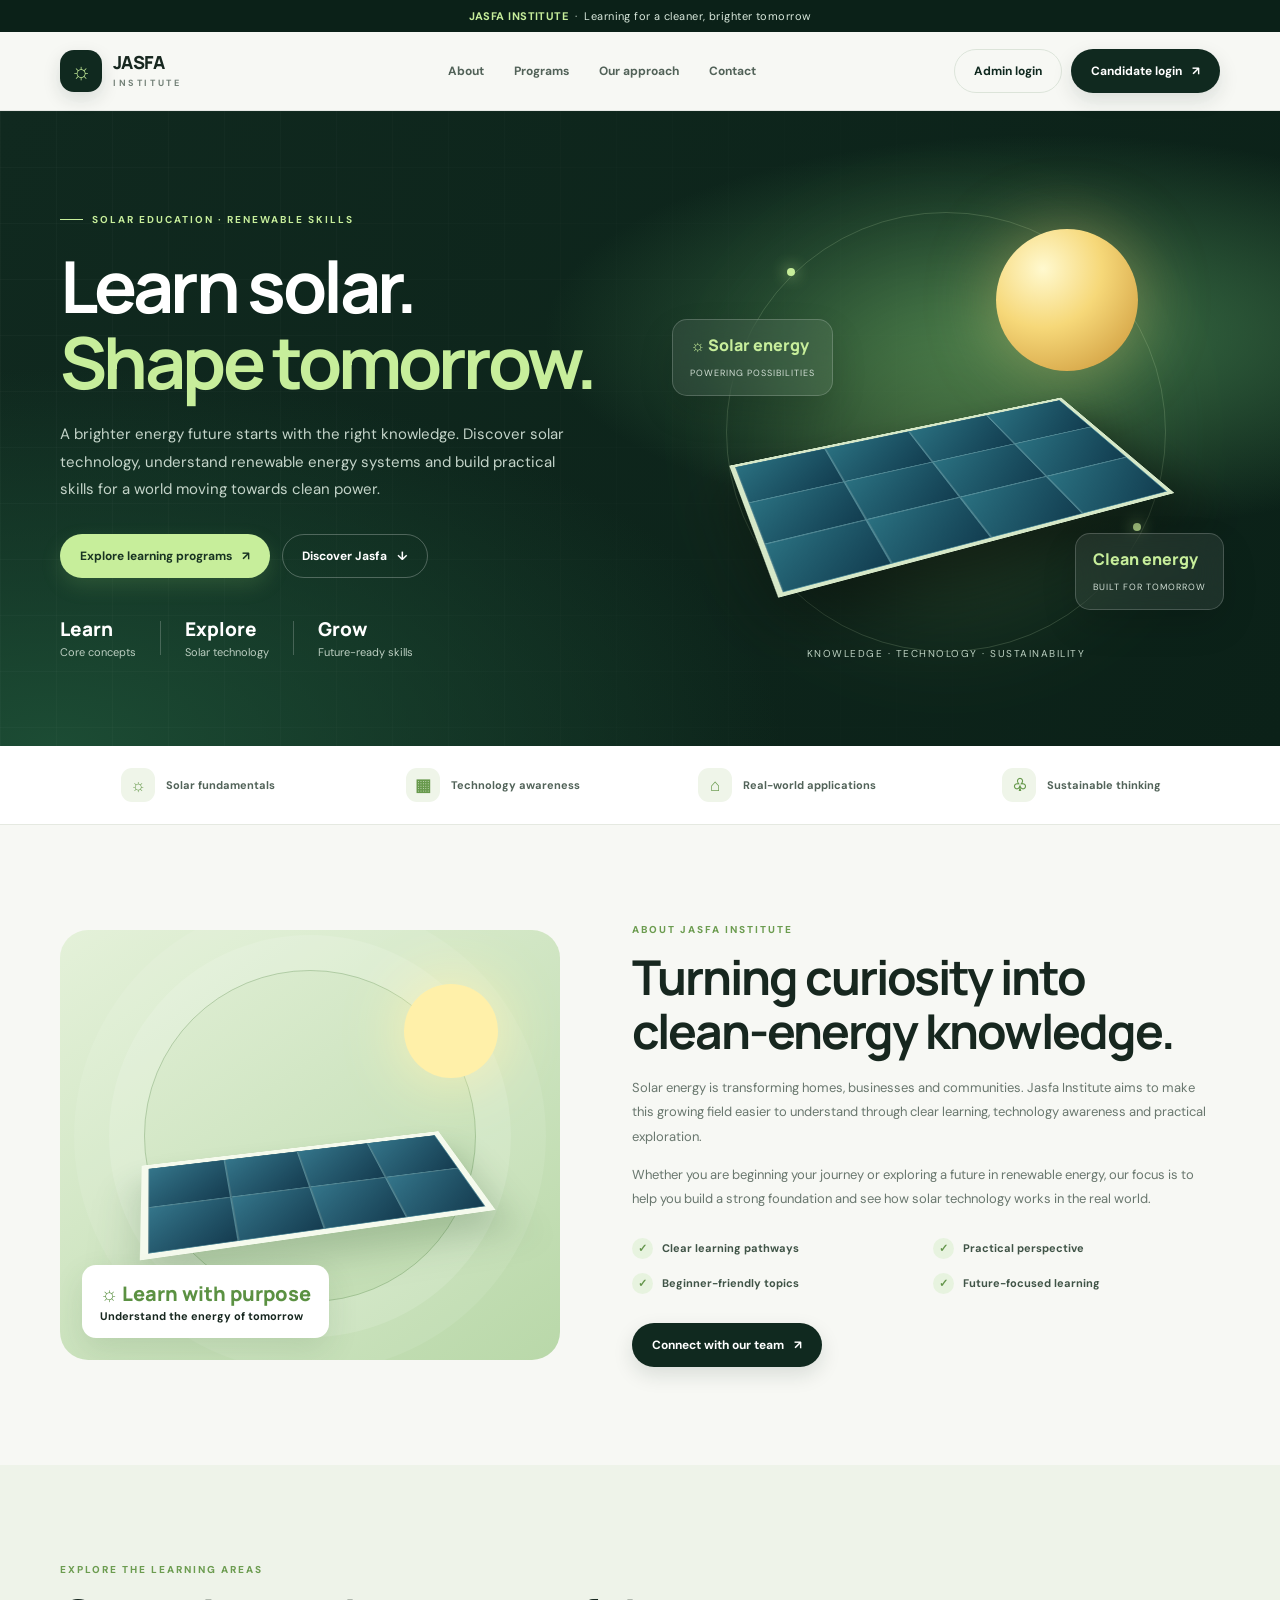
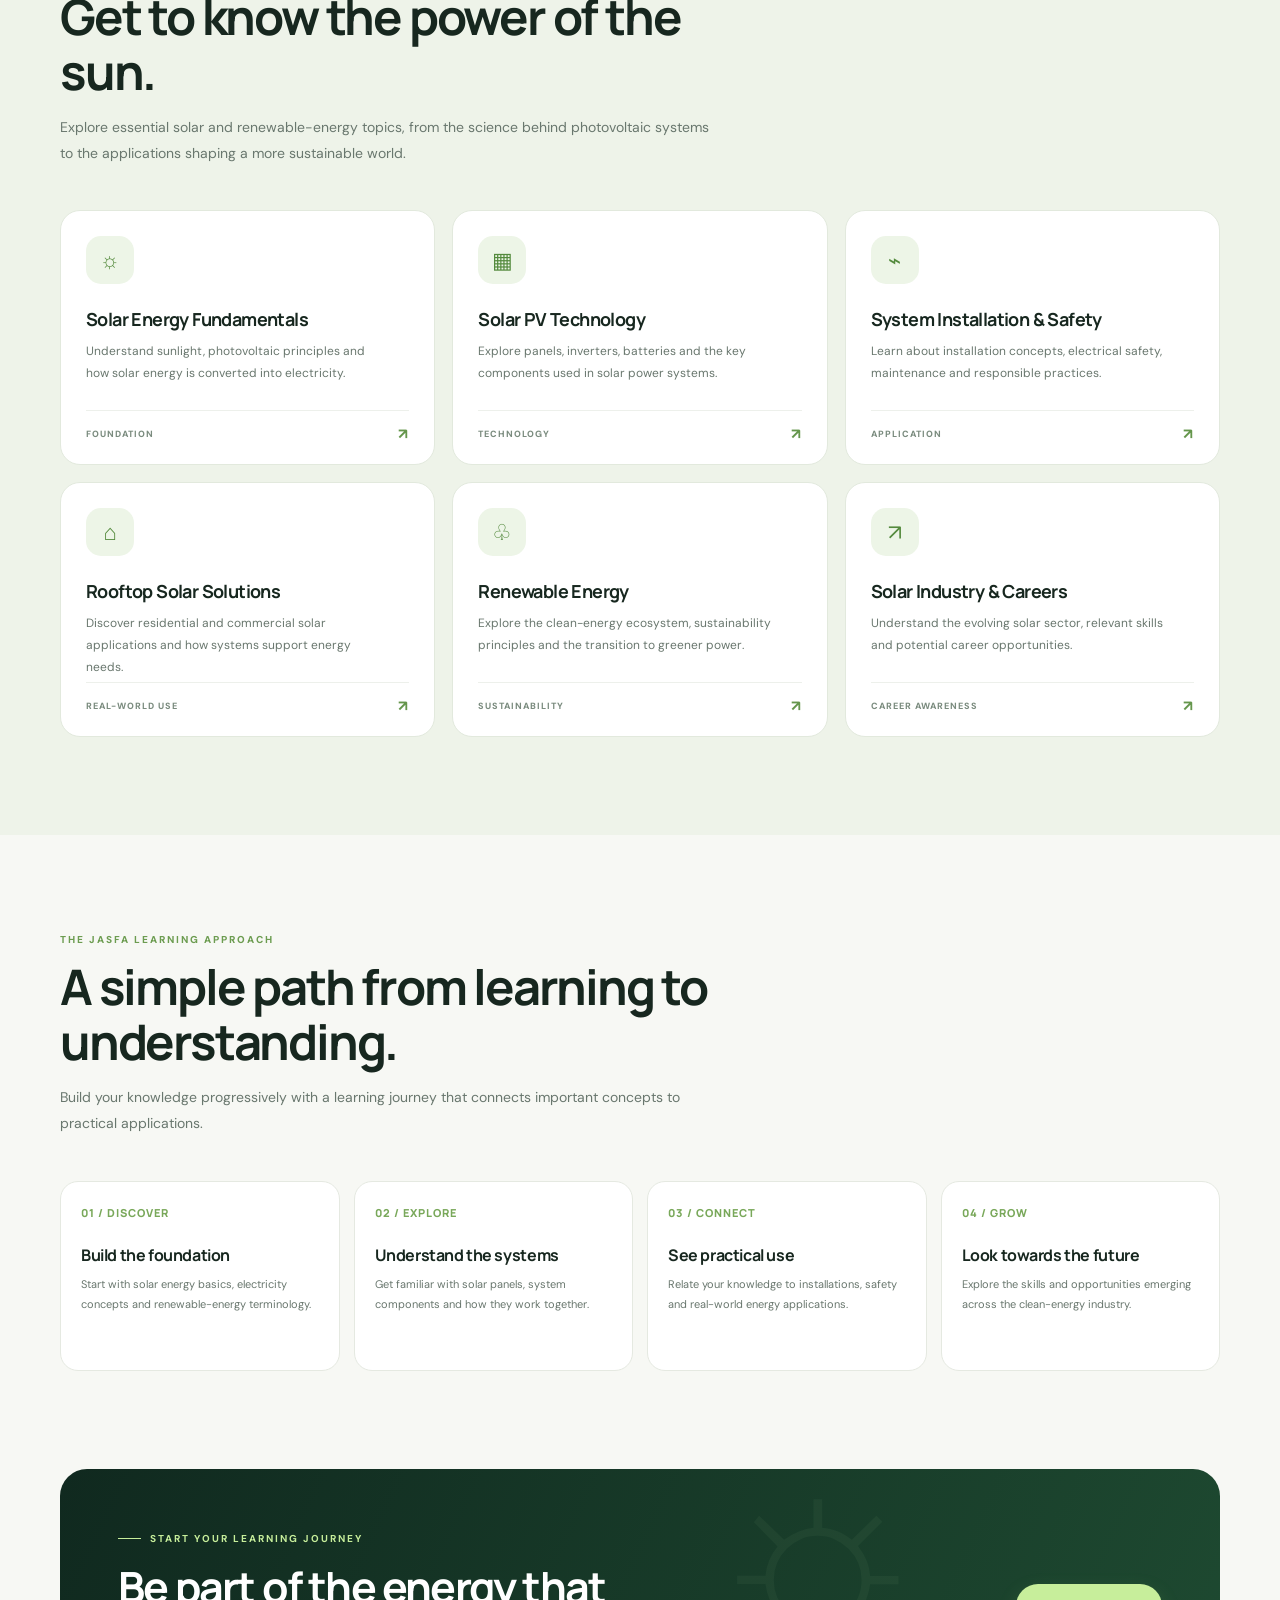
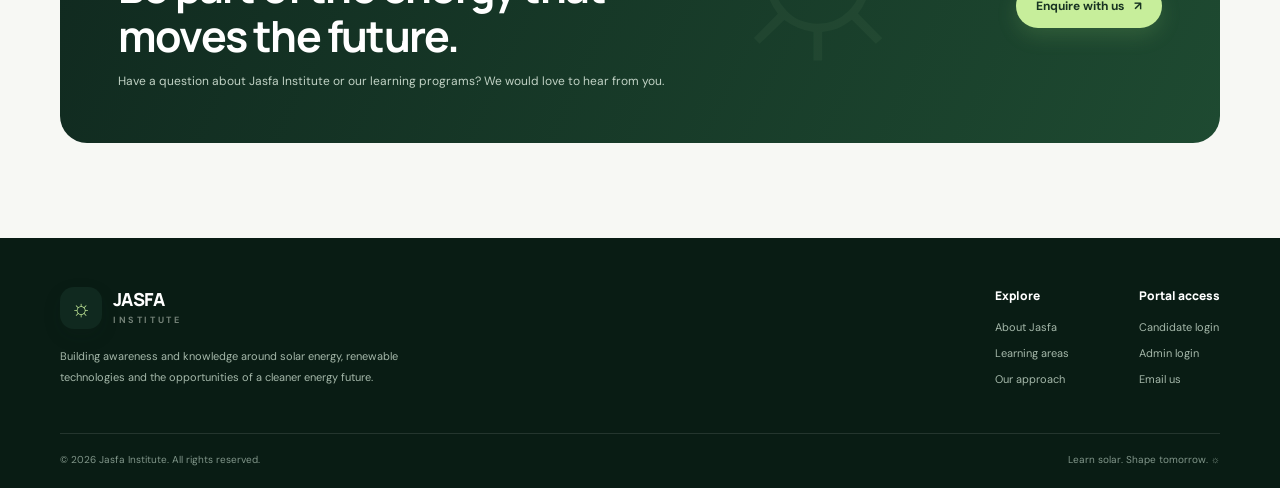
<file: index.html>
<!DOCTYPE html>
<html lang="en">
<head>
  <meta charset="UTF-8">
  <meta name="viewport" content="width=device-width, initial-scale=1">
  <meta name="theme-color" content="#10291f">
  <meta name="description" content="Jasfa Institute offers solar energy education, practical renewable energy learning and career-focused training. Discover solar technology and build skills for a cleaner future.">
  <meta name="keywords" content="Jasfa Institute, solar education, solar energy training, renewable energy, solar PV, solar technology">
  <meta property="og:title" content="Jasfa Institute | Learn Solar. Shape Tomorrow.">
  <meta property="og:description" content="Explore solar energy education and practical renewable technology learning with Jasfa Institute.">
  <meta property="og:type" content="website">
  <title>Jasfa Institute | Learn Solar. Shape Tomorrow.</title>
  <link rel="preconnect" href="https://fonts.googleapis.com">
  <link rel="preconnect" href="https://fonts.gstatic.com" crossorigin>
  <link href="https://fonts.googleapis.com/css2?family=DM+Sans:wght@400;500;600;700&family=Manrope:wght@400;500;600;700;800&display=swap" rel="stylesheet">
  <style>
    :root{
      --forest:#10291f;--forest-2:#193d2d;--leaf:#8bc66a;--lime:#c7ee9b;
      --paper:#f7f8f4;--white:#fff;--ink:#17271f;--muted:#69776e;
      --line:#e5e9e1;--soft:#edf3e9;--gold:#f2c66d;--shadow:0 24px 70px rgba(17,43,29,.11);
      --radius:24px;
    }
    *{box-sizing:border-box}
    html{scroll-behavior:smooth;scroll-padding-top:88px}
    body{margin:0;background:var(--paper);color:var(--ink);font-family:"DM Sans",sans-serif;-webkit-font-smoothing:antialiased}
    body.locked{overflow:hidden}
    a{color:inherit;text-decoration:none}
    button,input{font:inherit}
    button,a{-webkit-tap-highlight-color:transparent}
    .container{width:min(1160px,calc(100% - 48px));margin-inline:auto}
    .announcement{background:#0b2118;color:#d9e8dc;text-align:center;padding:9px 16px;font-size:11px;letter-spacing:.04em}
    .announcement strong{color:var(--lime);font-weight:700}
    .header{position:sticky;top:0;z-index:30;background:rgba(247,248,244,.91);backdrop-filter:blur(18px);border-bottom:1px solid rgba(16,41,31,.08)}
    .nav{height:78px;display:flex;align-items:center;justify-content:space-between;gap:25px}
    .brand{display:flex;align-items:center;gap:11px;min-width:190px}
    .brand-symbol{width:42px;height:42px;border-radius:14px;background:var(--forest);display:grid;place-items:center;color:var(--lime);font-size:23px;box-shadow:0 7px 18px #10291f22}
    .brand-name{font:800 18px Manrope,sans-serif;letter-spacing:-.7px;line-height:1.1}
    .brand-name small{display:block;font:700 9px "DM Sans";letter-spacing:2.6px;color:#738177;margin-top:4px}
    .nav-links{display:flex;align-items:center;gap:30px}
    .nav-links a{font-size:12px;font-weight:700;color:#526258;transition:color .2s}
    .nav-links a:hover{color:#5c963e}
    .nav-cta{display:flex;align-items:center;gap:9px}
    .btn{display:inline-flex;align-items:center;justify-content:center;gap:10px;border:1px solid transparent;border-radius:999px;padding:13px 19px;font-size:12px;font-weight:700;cursor:pointer;transition:transform .22s,box-shadow .22s,background .22s}
    .btn:hover{transform:translateY(-2px)}
    .btn-dark{background:var(--forest);color:white;box-shadow:0 8px 20px #10291f20}
    .btn-dark:hover{background:#1d4934;box-shadow:0 12px 25px #10291f2b}
    .btn-green{background:var(--lime);color:#183322;box-shadow:0 8px 20px #8bc66a30}
    .btn-green:hover{background:#d4f5ad;box-shadow:0 12px 25px #8bc66a45}
    .btn-ghost{border-color:#dce4d9;color:var(--forest);background:transparent}
    .btn-ghost:hover{background:#edf3e9}
    .menu-btn{display:none;width:42px;height:42px;border:1px solid var(--line);border-radius:13px;background:white;color:var(--forest);font-size:20px}
    /* Hero */
    .hero{position:relative;overflow:hidden;background:var(--forest);color:white;padding:88px 0 82px;isolation:isolate}
    .hero:before{content:"";position:absolute;inset:0;z-index:-2;background:radial-gradient(ellipse at 82% 35%,#3b7046 0,transparent 34%),radial-gradient(ellipse at 4% 100%,#1c4c34 0,transparent 42%),linear-gradient(115deg,#10291f,#0b2118)}
    .hero:after{content:"";position:absolute;inset:0;z-index:-1;opacity:.12;background-image:linear-gradient(rgba(255,255,255,.2) 1px,transparent 1px),linear-gradient(90deg,rgba(255,255,255,.2) 1px,transparent 1px);background-size:56px 56px;mask-image:linear-gradient(90deg,black,transparent 90%)}
    .hero-grid{display:grid;grid-template-columns:1.02fr .98fr;align-items:center;gap:42px}
    .eyebrow{display:inline-flex;align-items:center;gap:9px;color:var(--lime);font-size:10px;font-weight:700;letter-spacing:2px;text-transform:uppercase}
    .eyebrow:before{content:"";width:23px;height:1px;background:currentColor}
    h1,h2,h3{font-family:Manrope,sans-serif}
    h1{font-size:clamp(48px,5.6vw,72px);line-height:1.06;letter-spacing:-3.6px;margin:22px 0 21px;max-width:650px}
    h1 span{color:var(--lime)}
    .hero-copy{font-size:15px;line-height:1.85;color:#c4d4c9;max-width:510px;margin:0}
    .hero-buttons{display:flex;gap:12px;flex-wrap:wrap;margin:30px 0 38px}
    .hero .btn-ghost{color:white;border-color:#ffffff42}
    .hero .btn-ghost:hover{background:#ffffff12}
    .hero-proof{display:flex;align-items:center;gap:24px;color:#bdcfc2;font-size:11px}
    .proof-item strong{display:block;font:800 19px Manrope;color:white;margin-bottom:3px}
    .proof-separator{height:34px;width:1px;background:#ffffff35}
    .hero-art{position:relative;height:465px;display:grid;place-items:center}
    .sun-halo{position:absolute;width:310px;height:310px;border-radius:50%;background:#b9ed79;filter:blur(75px);opacity:.2;animation:halo 6s ease-in-out infinite}
    .sun-disc{position:absolute;width:142px;height:142px;top:30px;right:82px;border-radius:50%;background:radial-gradient(circle at 33% 28%,#fff9cf,#f6d879 42%,#d8a94b 80%);box-shadow:0 0 70px #f4d37a66;animation:drift 7s ease-in-out infinite}
    .solar-platform{position:absolute;left:50%;top:170px;width:390px;height:220px;transform:translateX(-50%) perspective(800px) rotateX(57deg) rotateZ(-23deg);display:grid;grid-template-columns:repeat(4,1fr);grid-template-rows:repeat(3,1fr);border:5px solid #d6e8c8;background:#174c5a;box-shadow:0 38px 65px #0007;overflow:hidden}
    .solar-cell{border:1px solid #92c6ca66;background:linear-gradient(135deg,#2a7080,#123d50)}
    .solar-glint{position:absolute;inset:0;background:linear-gradient(110deg,transparent 30%,#e5ffdd55 48%,transparent 65%);transform:translateX(-100%);animation:glint 6s ease-in-out infinite}
    .art-orbit{position:absolute;width:440px;height:440px;border:1px solid #d8f5c02b;border-radius:50%;animation:rotate 38s linear infinite}
    .art-orbit:before,.art-orbit:after{content:"";position:absolute;width:8px;height:8px;border-radius:50%;background:var(--lime);box-shadow:0 0 15px var(--lime)}
    .art-orbit:before{top:55px;left:60px}.art-orbit:after{right:24px;bottom:120px}
    .art-label{position:absolute;padding:14px 17px;border-radius:15px;border:1px solid #ffffff30;background:#ffffff13;backdrop-filter:blur(16px);box-shadow:0 15px 35px #0002}
    .art-label strong{display:block;font:800 16px Manrope;color:var(--lime);margin-bottom:4px}
    .art-label span{font-size:9px;letter-spacing:1px;color:#d2dfd5}
    .label-left{left:0;top:120px}.label-right{right:-4px;bottom:54px}
    .art-caption{position:absolute;bottom:4px;left:50%;transform:translateX(-50%);white-space:nowrap;color:#bdd1c2;font-size:10px;letter-spacing:1.5px;text-transform:uppercase}
    /* Credibility strip */
    .principles{background:#fff;border-bottom:1px solid var(--line)}
    .principle-row{display:grid;grid-template-columns:repeat(4,1fr);padding:22px 0;gap:18px}
    .principle{display:flex;align-items:center;justify-content:center;gap:11px;color:#526359;font-size:11px;font-weight:700}
    .principle-icon{width:34px;height:34px;display:grid;place-items:center;background:#eff5e9;border-radius:11px;color:#67994c;font-size:17px}
    /* Sections */
    section.content-section{padding:98px 0}
    .section-intro{max-width:650px;margin-bottom:44px}
    .section-tag{font-size:10px;letter-spacing:2px;text-transform:uppercase;color:#6c9c50;font-weight:800;margin-bottom:14px}
    .section-intro h2{font-size:clamp(34px,4.2vw,49px);line-height:1.12;letter-spacing:-2.2px;margin:0 0 15px}
    .section-intro p{font-size:14px;line-height:1.85;color:var(--muted);margin:0}
    .about-layout{display:grid;grid-template-columns:.92fr 1.08fr;gap:72px;align-items:center}
    .about-visual{height:430px;border-radius:28px;position:relative;overflow:hidden;background:linear-gradient(145deg,#e4f1d9,#b9d8a9)}
    .about-visual:before{content:"";position:absolute;width:330px;height:330px;border:1px solid #477a3e45;border-radius:50%;left:50%;top:48%;transform:translate(-50%,-50%);box-shadow:0 0 0 35px #ffffff20,0 0 0 70px #ffffff15}
    .about-sun{position:absolute;width:94px;height:94px;border-radius:50%;background:#fff0a9;top:54px;right:62px;box-shadow:0 0 65px #fff4b5}
    .about-array{position:absolute;width:330px;height:145px;left:50%;top:48%;transform:translate(-50%,-15%) perspective(600px) rotateX(53deg) rotateZ(-12deg);display:grid;grid-template-columns:repeat(4,1fr);grid-template-rows:repeat(2,1fr);border:7px solid #f5faed;background:#19475a;box-shadow:0 28px 40px #345b3440}
    .about-array i{border:1px solid #8ab9bb66;background:linear-gradient(135deg,#34758a,#153c50)}
    .about-caption{position:absolute;bottom:22px;left:22px;padding:15px 18px;background:white;border-radius:14px;box-shadow:0 12px 30px #31582c20;font-size:11px;font-weight:700}
    .about-caption strong{display:block;color:#5b9142;font:800 20px Manrope;margin-bottom:2px}
    .about-copy h2{font-size:clamp(34px,4vw,48px);line-height:1.12;letter-spacing:-2px;margin:0 0 18px}
    .about-copy p{font-size:13px;color:var(--muted);line-height:1.9}
    .tick-grid{display:grid;grid-template-columns:1fr 1fr;gap:14px;margin:26px 0 29px}
    .tick{display:flex;align-items:center;gap:9px;font-size:11px;font-weight:700;color:#405447}
    .tick b{display:grid;place-items:center;width:21px;height:21px;border-radius:50%;background:#e7f3df;color:#64954b;font-size:11px;flex:none}
    /* Programs */
    .program-section{background:#eef3e9}
    .program-grid{display:grid;grid-template-columns:repeat(3,1fr);gap:17px}
    .program-card{background:#fff;border:1px solid #e2e9dd;border-radius:20px;padding:25px;min-height:255px;position:relative;transition:transform .25s,box-shadow .25s}
    .program-card:hover{transform:translateY(-6px);box-shadow:var(--shadow)}
    .program-icon{width:48px;height:48px;display:grid;place-items:center;border-radius:15px;background:#edf5e7;color:#548a3d;font-size:22px;margin-bottom:23px}
    .program-card h3{font-size:18px;letter-spacing:-.6px;margin:0 0 10px}
    .program-card p{font-size:12px;line-height:1.8;color:var(--muted);margin:0;max-width:300px}
    .program-foot{position:absolute;left:25px;right:25px;bottom:20px;border-top:1px solid #edf0eb;padding-top:13px;display:flex;justify-content:space-between;align-items:center;font-size:9px;letter-spacing:1px;font-weight:800;color:#7a8b7e}
    .program-foot span:last-child{color:#65964c;font-size:15px}
    /* Journey */
    .journey-grid{display:grid;grid-template-columns:repeat(4,1fr);gap:14px}
    .journey-card{padding:23px 20px;border:1px solid var(--line);border-radius:18px;background:#fff;min-height:190px}
    .journey-number{font:800 11px Manrope;color:#79a85a;letter-spacing:1px;margin-bottom:24px}
    .journey-card h3{font-size:16px;letter-spacing:-.4px;margin:0 0 9px}
    .journey-card p{font-size:11px;line-height:1.8;color:var(--muted);margin:0}
    /* CTA */
    .contact-wrap{padding:0 0 95px}
    .contact-panel{border-radius:27px;overflow:hidden;background:linear-gradient(115deg,#10291f,#1e4a31);padding:54px 58px;color:white;display:flex;align-items:center;justify-content:space-between;gap:30px;position:relative}
    .contact-panel:after{content:"☼";position:absolute;right:24%;top:-95px;font-size:270px;color:#d5f5b10b;pointer-events:none}
    .contact-text{position:relative;z-index:1}
    .contact-text .eyebrow{margin-bottom:17px}
    .contact-text h2{font-size:clamp(30px,4vw,43px);letter-spacing:-1.8px;line-height:1.14;max-width:620px;margin:0}
    .contact-text p{font-size:12px;color:#c1d2c5;margin:13px 0 0}
    .contact-panel .btn{position:relative;z-index:1;white-space:nowrap}
    /* Footer */
    footer{background:#091c14;color:white;padding:49px 0 22px}
    .footer-main{display:flex;justify-content:space-between;gap:40px;padding-bottom:35px;border-bottom:1px solid #ffffff1c}
    .footer-about{max-width:350px}
    .footer-about p{font-size:11px;line-height:1.9;color:#a5b8aa;margin:17px 0 0}
    .footer-links{display:flex;gap:70px}
    .footer-column strong{display:block;font:800 12px Manrope;margin-bottom:16px}
    .footer-column a{display:block;color:#a5b8aa;font-size:11px;margin:12px 0;transition:color .2s}
    .footer-column a:hover{color:var(--lime)}
    .footer-bottom{display:flex;justify-content:space-between;gap:15px;flex-wrap:wrap;padding-top:19px;color:#81968a;font-size:10px}
    /* Motion */
    .reveal{opacity:1;transform:none;transition:opacity .7s ease,transform .7s ease}
    .reveal.in{opacity:1;transform:none}
    .d1{transition-delay:.1s}.d2{transition-delay:.2s}.d3{transition-delay:.3s}
    @keyframes drift{0%,100%{transform:translateY(0)}50%{transform:translateY(-13px)}}
    @keyframes halo{0%,100%{opacity:.15;transform:scale(.92)}50%{opacity:.27;transform:scale(1.1)}}
    @keyframes glint{0%,35%{transform:translateX(-110%)}70%,100%{transform:translateX(110%)}}
    @keyframes rotate{to{transform:rotate(360deg)}}
    @keyframes fade{from{opacity:0}to{opacity:1}}
    @keyframes rise{from{opacity:0;transform:translateY(14px) scale(.98)}to{opacity:1;transform:none}}
    @media(max-width:960px){
      .nav-links{gap:17px}.hero-grid{gap:10px}.hero-art{transform:scale(.88)}.about-layout{gap:38px}.footer-links{gap:42px}
    }
    @media(max-width:740px){
      .container{width:min(100% - 34px,560px)}
      .announcement{font-size:9px}
      .nav{height:69px}.brand{min-width:0}.brand-symbol{width:38px;height:38px}.brand-name{font-size:16px}
      .menu-btn{display:block}.nav-links{display:none;position:absolute;top:69px;left:17px;right:17px;background:#fff;padding:12px;border:1px solid var(--line);border-radius:16px;box-shadow:var(--shadow);align-items:stretch;gap:0}
      .nav-links.show{display:flex;flex-direction:column}.nav-links a{padding:13px 10px;border-bottom:1px solid #edf0eb}.nav-links a:last-child{border:0}
      .nav-cta .btn-ghost{display:none}.nav-cta .btn{padding:11px 13px;font-size:10px}
      .hero{padding:67px 0 42px}.hero-grid{grid-template-columns:1fr;gap:0}.hero h1{font-size:clamp(43px,11vw,61px);letter-spacing:-2.7px;margin:18px 0}.hero-copy{font-size:13px}.hero-buttons{margin:24px 0 28px}.hero-proof{gap:13px;font-size:9px}.proof-item strong{font-size:16px}.proof-separator{height:28px}
      .hero-art{height:330px;transform:none;margin-top:5px}.art-orbit{width:310px;height:310px}.sun-disc{width:110px;height:110px;right:48px;top:5px}.solar-platform{width:290px;height:170px;top:120px}.label-left{top:62px;left:0}.label-right{bottom:25px;right:0}.art-label{padding:10px 12px}.art-label strong{font-size:13px}.art-label span{font-size:8px}.art-caption{font-size:8px;bottom:0}
      .principle-row{grid-template-columns:1fr 1fr;gap:16px;padding:18px 0}.principle{justify-content:flex-start;font-size:10px}
      section.content-section{padding:72px 0}.section-intro{margin-bottom:30px}.section-intro h2{font-size:36px;letter-spacing:-1.7px}.section-intro p{font-size:12px}
      .about-layout{grid-template-columns:1fr;gap:30px}.about-visual{height:330px;order:2}.about-copy{order:1}.about-copy h2{font-size:36px}.about-copy p{font-size:12px}.tick-grid{gap:12px}.tick{font-size:10px}
      .program-grid{grid-template-columns:1fr 1fr;gap:12px}.program-card{padding:19px;min-height:265px}.program-icon{width:42px;height:42px;margin-bottom:18px}.program-card h3{font-size:15px}.program-card p{font-size:11px}.program-foot{left:19px;right:19px;bottom:17px;font-size:8px}
      .journey-grid{grid-template-columns:1fr 1fr;gap:11px}.journey-card{padding:19px 16px;min-height:175px}.journey-number{margin-bottom:19px}
      .contact-wrap{padding-bottom:70px}.contact-panel{display:block;padding:34px 25px}.contact-text h2{font-size:34px}.contact-panel .btn{margin-top:24px}
      .footer-main{display:block}.footer-links{margin-top:30px;gap:55px}.footer-bottom{line-height:1.8}
    }
    @media(max-width:390px){
      .nav-cta .btn{padding:10px 11px}.hero-buttons .btn{width:100%}.hero-proof{gap:9px}.proof-separator{display:none}
      .program-grid{grid-template-columns:1fr}.program-card{min-height:235px}.tick-grid{grid-template-columns:1fr}.journey-grid{grid-template-columns:1fr}
    }
    @media(prefers-reduced-motion:reduce){
      *,*::before,*::after{scroll-behavior:auto!important;animation-duration:.01ms!important;animation-iteration-count:1!important;transition-duration:.01ms!important}
      .reveal{opacity:1;transform:none}
    }
  </style>
</head>
<body>
  <div class="announcement"><strong>JASFA INSTITUTE</strong> &nbsp;·&nbsp; Learning for a cleaner, brighter tomorrow</div>
  <header class="header">
    <div class="container nav">
      <a class="brand" href="#home" aria-label="Jasfa Institute home">
        <span class="brand-symbol">☼</span>
        <span class="brand-name">JASFA<small>INSTITUTE</small></span>
      </a>
      <nav class="nav-links" id="navLinks" aria-label="Main navigation">
        <a href="#about">About</a><a href="#programs">Programs</a><a href="#approach">Our approach</a><a href="#contact">Contact</a>
      </nav>
      <div class="nav-cta">
        <button class="btn btn-ghost" data-login="admin" type="button">Admin login</button>
        <button class="btn btn-dark" data-login="candidate" type="button">Candidate login <span>↗</span></button>
        <button class="menu-btn" id="menuBtn" type="button" aria-label="Open navigation" aria-expanded="false">☰</button>
      </div>
    </div>
  </header>

  <main>
    <section class="hero" id="home">
      <div class="container hero-grid">
        <div class="hero-copy-wrap">
          <div class="eyebrow">Solar education · Renewable skills</div>
          <h1>Learn solar.<br><span>Shape tomorrow.</span></h1>
          <p class="hero-copy">A brighter energy future starts with the right knowledge. Discover solar technology, understand renewable energy systems and build practical skills for a world moving towards clean power.</p>
          <div class="hero-buttons">
            <a class="btn btn-green" href="#programs">Explore learning programs <span>↗</span></a>
            <a class="btn btn-ghost" href="#about">Discover Jasfa <span>↓</span></a>
          </div>
          <div class="hero-proof">
            <div class="proof-item"><strong>Learn</strong>Core concepts</div><div class="proof-separator"></div>
            <div class="proof-item"><strong>Explore</strong>Solar technology</div><div class="proof-separator"></div>
            <div class="proof-item"><strong>Grow</strong>Future-ready skills</div>
          </div>
        </div>
        <div class="hero-art" aria-label="Illustration of a solar panel under sunlight">
          <div class="art-orbit"></div><div class="sun-halo"></div><div class="sun-disc"></div>
          <div class="solar-platform">
            <i class="solar-cell"></i><i class="solar-cell"></i><i class="solar-cell"></i><i class="solar-cell"></i>
            <i class="solar-cell"></i><i class="solar-cell"></i><i class="solar-cell"></i><i class="solar-cell"></i>
            <i class="solar-cell"></i><i class="solar-cell"></i><i class="solar-cell"></i><i class="solar-cell"></i>
            <div class="solar-glint"></div>
          </div>
          <div class="art-label label-left"><strong>☼ Solar energy</strong><span>POWERING POSSIBILITIES</span></div>
          <div class="art-label label-right"><strong>Clean energy</strong><span>BUILT FOR TOMORROW</span></div>
          <div class="art-caption">Knowledge · Technology · Sustainability</div>
        </div>
      </div>
    </section>

    <div class="principles">
      <div class="container principle-row">
        <div class="principle"><span class="principle-icon">☼</span>Solar fundamentals</div>
        <div class="principle"><span class="principle-icon">▦</span>Technology awareness</div>
        <div class="principle"><span class="principle-icon">⌂</span>Real-world applications</div>
        <div class="principle"><span class="principle-icon">♧</span>Sustainable thinking</div>
      </div>
    </div>

    <section class="content-section" id="about">
      <div class="container about-layout">
        <div class="about-visual reveal">
          <div class="about-sun"></div>
          <div class="about-array"><i></i><i></i><i></i><i></i><i></i><i></i><i></i><i></i></div>
          <div class="about-caption"><strong>☼ Learn with purpose</strong>Understand the energy of tomorrow</div>
        </div>
        <div class="about-copy reveal d1">
          <div class="section-tag">About Jasfa Institute</div>
          <h2>Turning curiosity into clean-energy knowledge.</h2>
          <p>Solar energy is transforming homes, businesses and communities. Jasfa Institute aims to make this growing field easier to understand through clear learning, technology awareness and practical exploration.</p>
          <p>Whether you are beginning your journey or exploring a future in renewable energy, our focus is to help you build a strong foundation and see how solar technology works in the real world.</p>
          <div class="tick-grid">
            <div class="tick"><b>✓</b>Clear learning pathways</div>
            <div class="tick"><b>✓</b>Practical perspective</div>
            <div class="tick"><b>✓</b>Beginner-friendly topics</div>
            <div class="tick"><b>✓</b>Future-focused learning</div>
          </div>
          <a class="btn btn-dark" href="#contact">Connect with our team <span>↗</span></a>
        </div>
      </div>
    </section>

    <section class="content-section program-section" id="programs">
      <div class="container">
        <div class="section-intro reveal">
          <div class="section-tag">Explore the learning areas</div>
          <h2>Get to know the power of the sun.</h2>
          <p>Explore essential solar and renewable-energy topics, from the science behind photovoltaic systems to the applications shaping a more sustainable world.</p>
        </div>
        <div class="program-grid">
          <article class="program-card reveal"><div class="program-icon">☼</div><h3>Solar Energy Fundamentals</h3><p>Understand sunlight, photovoltaic principles and how solar energy is converted into electricity.</p><div class="program-foot"><span>FOUNDATION</span><span>↗</span></div></article>
          <article class="program-card reveal d1"><div class="program-icon">▦</div><h3>Solar PV Technology</h3><p>Explore panels, inverters, batteries and the key components used in solar power systems.</p><div class="program-foot"><span>TECHNOLOGY</span><span>↗</span></div></article>
          <article class="program-card reveal d2"><div class="program-icon">⌁</div><h3>System Installation & Safety</h3><p>Learn about installation concepts, electrical safety, maintenance and responsible practices.</p><div class="program-foot"><span>APPLICATION</span><span>↗</span></div></article>
          <article class="program-card reveal"><div class="program-icon">⌂</div><h3>Rooftop Solar Solutions</h3><p>Discover residential and commercial solar applications and how systems support energy needs.</p><div class="program-foot"><span>REAL-WORLD USE</span><span>↗</span></div></article>
          <article class="program-card reveal d1"><div class="program-icon">♧</div><h3>Renewable Energy</h3><p>Explore the clean-energy ecosystem, sustainability principles and the transition to greener power.</p><div class="program-foot"><span>SUSTAINABILITY</span><span>↗</span></div></article>
          <article class="program-card reveal d2"><div class="program-icon">↗</div><h3>Solar Industry & Careers</h3><p>Understand the evolving solar sector, relevant skills and potential career opportunities.</p><div class="program-foot"><span>CAREER AWARENESS</span><span>↗</span></div></article>
        </div>
      </div>
    </section>

    <section class="content-section" id="approach">
      <div class="container">
        <div class="section-intro reveal">
          <div class="section-tag">The Jasfa learning approach</div>
          <h2>A simple path from learning to understanding.</h2>
          <p>Build your knowledge progressively with a learning journey that connects important concepts to practical applications.</p>
        </div>
        <div class="journey-grid">
          <article class="journey-card reveal"><div class="journey-number">01 / DISCOVER</div><h3>Build the foundation</h3><p>Start with solar energy basics, electricity concepts and renewable-energy terminology.</p></article>
          <article class="journey-card reveal d1"><div class="journey-number">02 / EXPLORE</div><h3>Understand the systems</h3><p>Get familiar with solar panels, system components and how they work together.</p></article>
          <article class="journey-card reveal d2"><div class="journey-number">03 / CONNECT</div><h3>See practical use</h3><p>Relate your knowledge to installations, safety and real-world energy applications.</p></article>
          <article class="journey-card reveal d3"><div class="journey-number">04 / GROW</div><h3>Look towards the future</h3><p>Explore the skills and opportunities emerging across the clean-energy industry.</p></article>
        </div>
      </div>
    </section>

    <section class="contact-wrap" id="contact">
      <div class="container">
        <div class="contact-panel reveal">
          <div class="contact-text">
            <div class="eyebrow">Start your learning journey</div>
            <h2>Be part of the energy that moves the future.</h2>
            <p>Have a question about Jasfa Institute or our learning programs? We would love to hear from you.</p>
          </div>
          <a class="btn btn-green" href="mailto:info@jasfaedutech.org?subject=Jasfa%20Institute%20Enquiry">Enquire with us <span>↗</span></a>
        </div>
      </div>
    </section>
  </main>

  <footer>
    <div class="container">
      <div class="footer-main">
        <div class="footer-about">
          <a class="brand" href="#home"><span class="brand-symbol">☼</span><span class="brand-name">JASFA<small>INSTITUTE</small></span></a>
          <p>Building awareness and knowledge around solar energy, renewable technologies and the opportunities of a cleaner energy future.</p>
        </div>
        <div class="footer-links">
          <div class="footer-column"><strong>Explore</strong><a href="#about">About Jasfa</a><a href="#programs">Learning areas</a><a href="#approach">Our approach</a></div>
          <div class="footer-column"><strong>Portal access</strong><a href="#" data-login="candidate">Candidate login</a><a href="#" data-login="admin">Admin login</a><a href="mailto:info@jasfaedutech.org">Email us</a></div>
        </div>
      </div>
      <div class="footer-bottom"><span>© <span id="year"></span> Jasfa Institute. All rights reserved.</span><span>Learn solar. Shape tomorrow. ☼</span></div>
    </div>
  </footer>

  <script>
    (() => {
      const menuBtn = document.getElementById('menuBtn');
      const navLinks = document.getElementById('navLinks');
      document.querySelectorAll('[data-login]').forEach(link => {
        const destination = link.dataset.login === 'admin' ? 'candidate-login.html?admin=1' : 'candidate-login.html';
        if (link.tagName === 'A') link.href = destination;
        else link.addEventListener('click', () => location.assign(destination));
      });
      menuBtn.addEventListener('click', () => {
        const open = navLinks.classList.toggle('show');
        menuBtn.setAttribute('aria-expanded', String(open));
        menuBtn.textContent = open ? '?' : '?';
      });
      navLinks.querySelectorAll('a').forEach(link => link.addEventListener('click', () => {
        navLinks.classList.remove('show');
        menuBtn.setAttribute('aria-expanded', 'false');
        menuBtn.textContent = '?';
      }));
      document.getElementById('year').textContent = new Date().getFullYear();
      const observer = new IntersectionObserver(entries => entries.forEach(entry => {
        if (entry.isIntersecting) { entry.target.classList.add('in'); observer.unobserve(entry.target); }
      }), {threshold: .12});
      document.querySelectorAll('.reveal').forEach(el => observer.observe(el));
    })();
  </script>
</body>
</html>
</file>
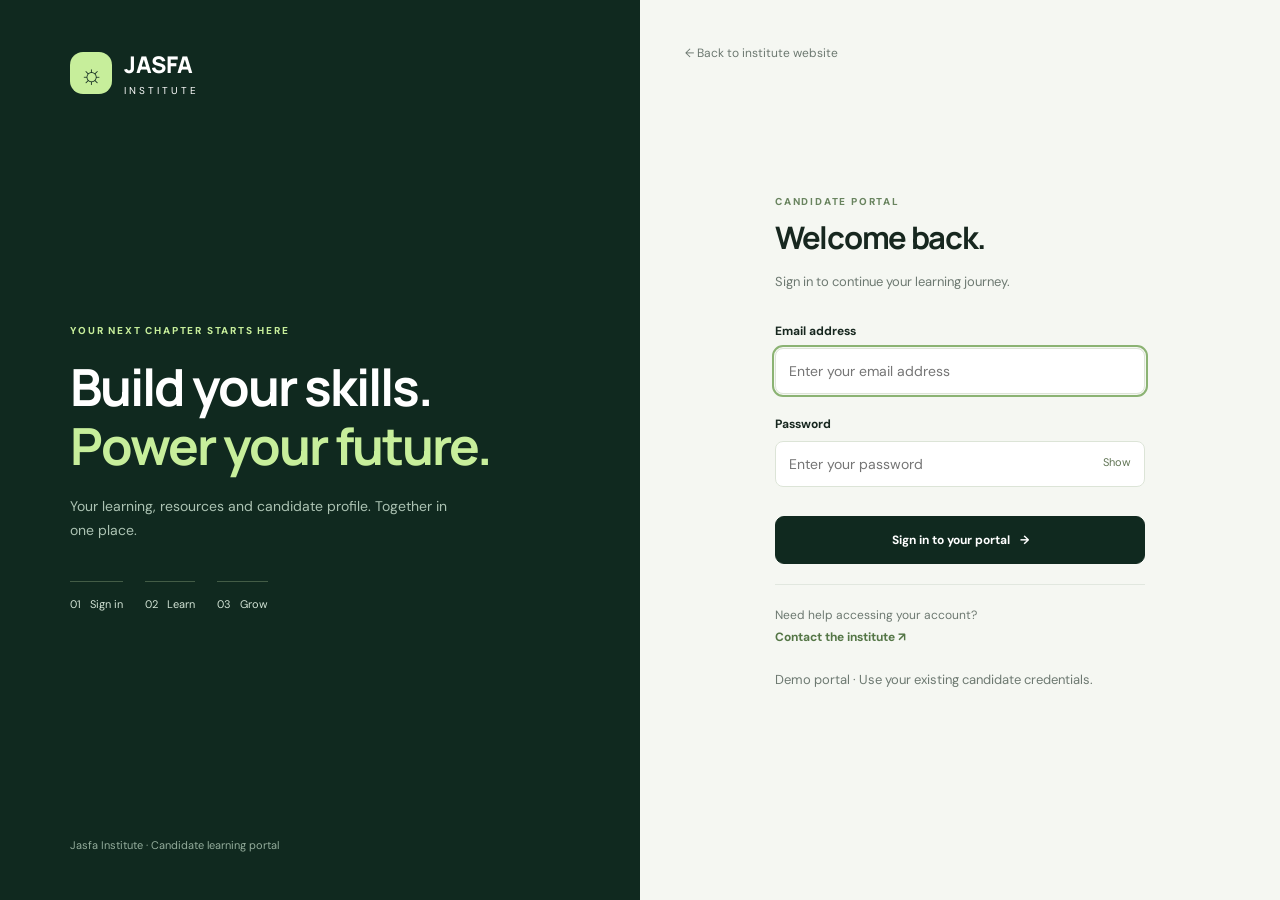
<file: candidate-dashboard.html>
<!DOCTYPE html>
<html lang="en">
<head>
  <meta charset="UTF-8">
  <meta name="viewport" content="width=device-width, initial-scale=1">
  <meta name="theme-color" content="#10291f">
  <meta name="robots" content="noindex">
  <meta name="description" content="Jasfa Institute candidate learning portal.">
  <title>Overview | Jasfa Institute</title>
  <link rel="stylesheet" href="portal.css">
  <script src="portal.js" defer></script>
</head>
<body data-page="dashboard">
  <div id="app"></div>
  <noscript>Please enable JavaScript to use the candidate portal. <a href="index.html">Return to institute website</a>.</noscript>
</body>
</html>
</file>
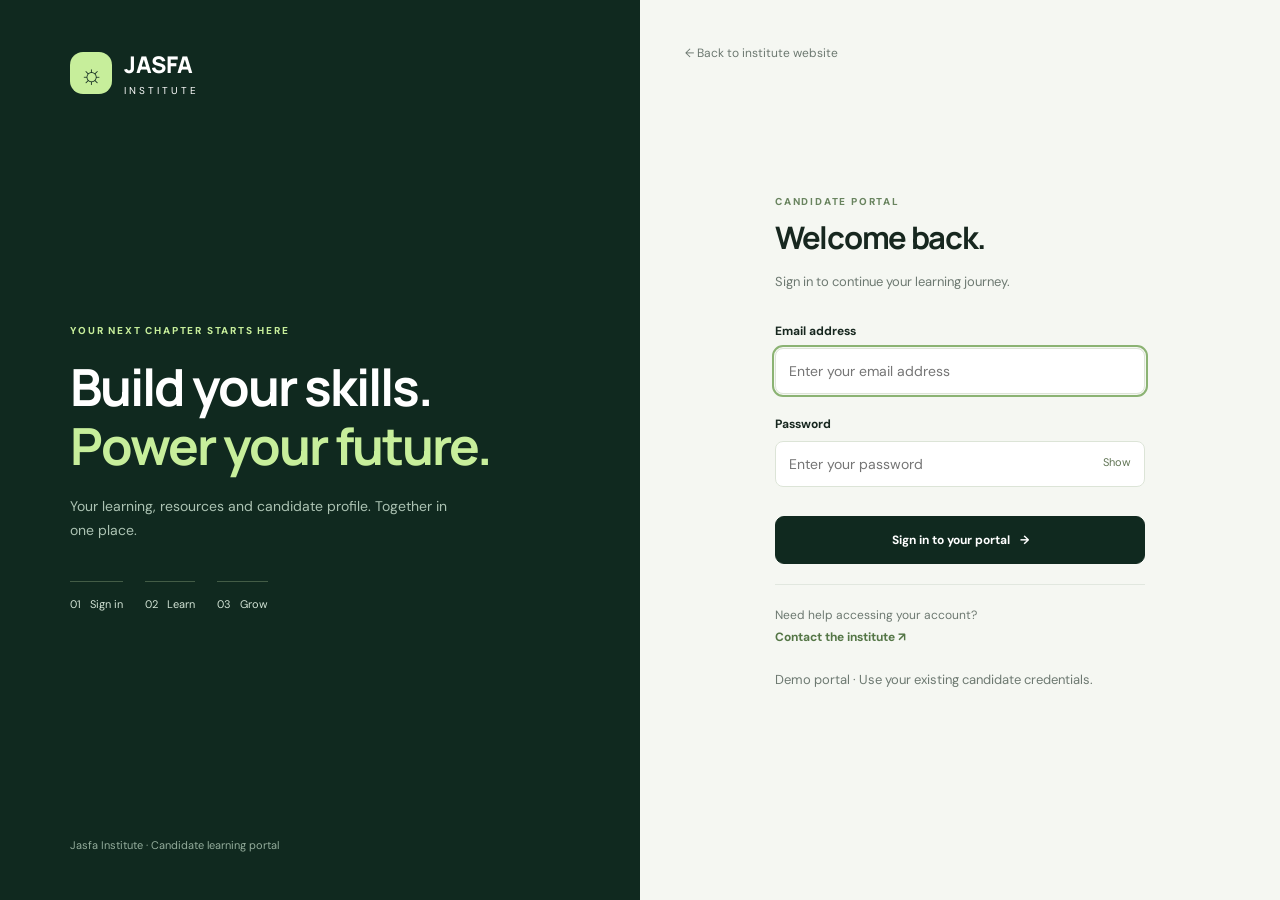
<file: candidate-learn.html>
<!DOCTYPE html>
<html lang="en">
<head>
  <meta charset="UTF-8">
  <meta name="viewport" content="width=device-width, initial-scale=1">
  <meta name="theme-color" content="#10291f">
  <meta name="robots" content="noindex">
  <meta name="description" content="Jasfa Institute candidate learning portal.">
  <title>My learning | Jasfa Institute</title>
  <link rel="stylesheet" href="portal.css">
  <script src="portal.js" defer></script>
</head>
<body data-page="learn">
  <div id="app"></div>
  <noscript>Please enable JavaScript to use the candidate portal. <a href="index.html">Return to institute website</a>.</noscript>
</body>
</html>
</file>
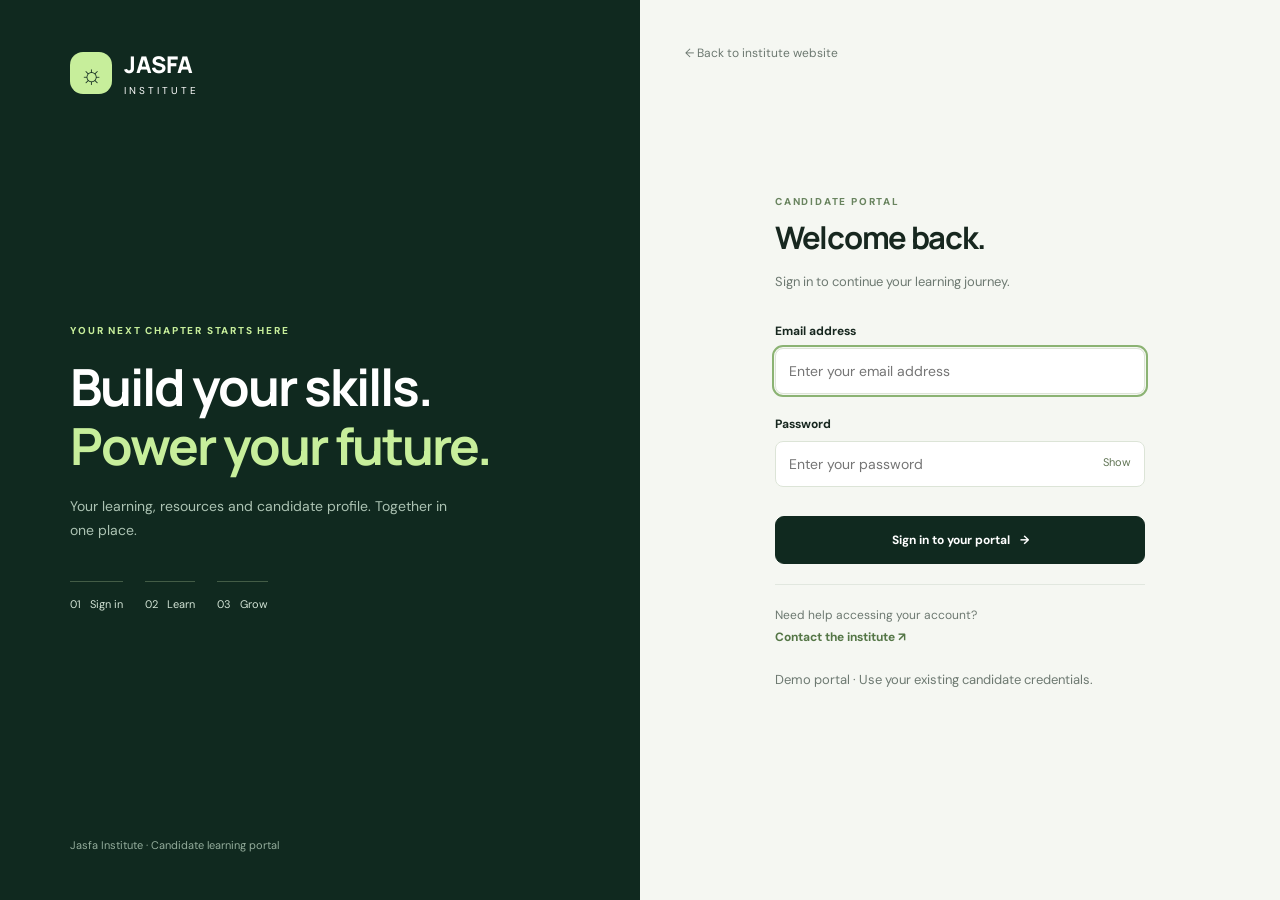
<file: candidate-login.html>
<!DOCTYPE html>
<html lang="en">
<head>
  <meta charset="UTF-8">
  <meta name="viewport" content="width=device-width, initial-scale=1">
  <meta name="theme-color" content="#10291f">
  <meta name="robots" content="noindex">
  <meta name="description" content="Jasfa Institute candidate learning portal.">
  <title>Candidate login | Jasfa Institute</title>
  <link rel="stylesheet" href="portal.css">
  <script src="portal.js" defer></script>
</head>
<body data-page="login">
  <div id="app"></div>
  <noscript>Please enable JavaScript to use the candidate portal. <a href="index.html">Return to institute website</a>.</noscript>
</body>
</html>
</file>
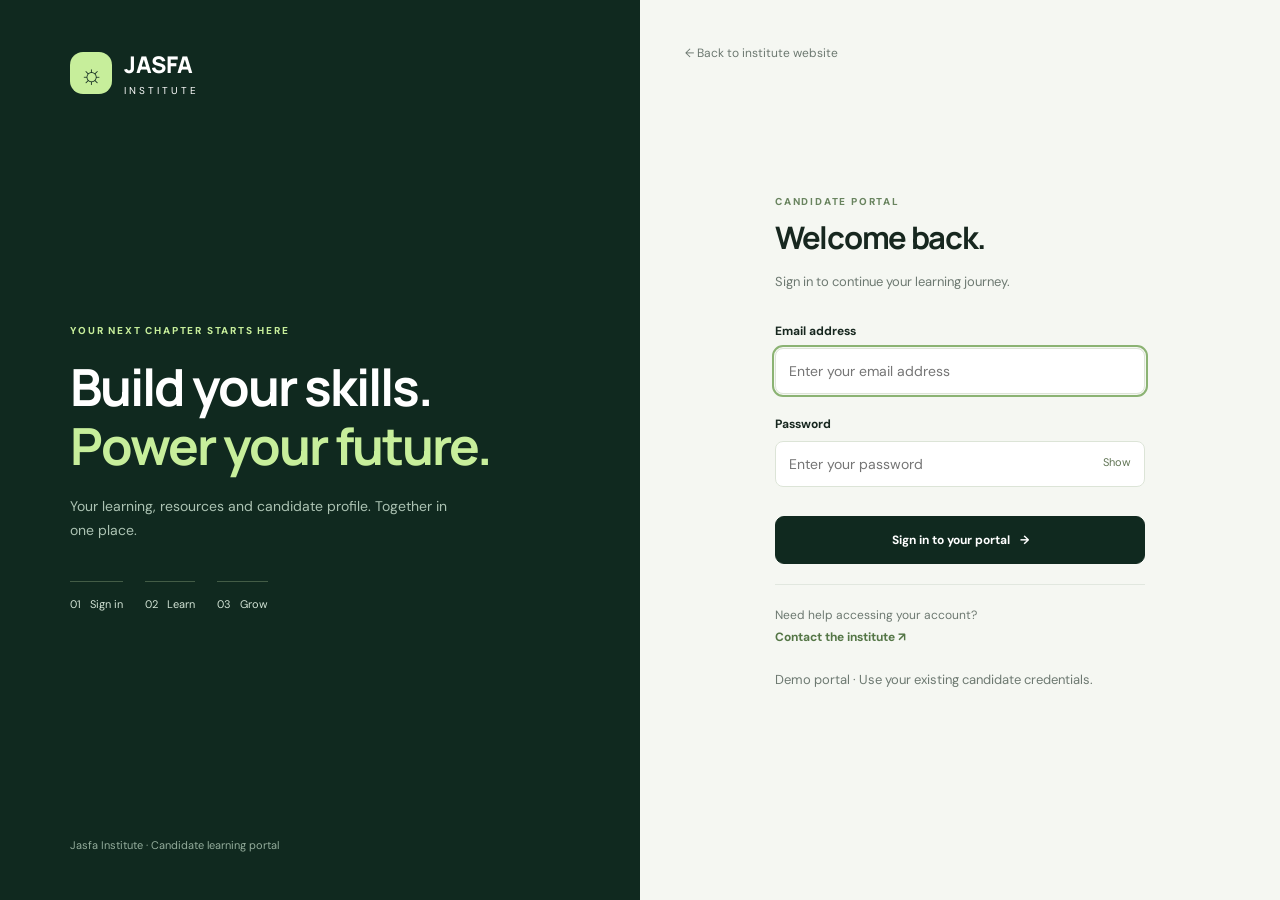
<file: candidate-profile.html>
<!DOCTYPE html>
<html lang="en">
<head>
  <meta charset="UTF-8">
  <meta name="viewport" content="width=device-width, initial-scale=1">
  <meta name="theme-color" content="#10291f">
  <meta name="robots" content="noindex">
  <meta name="description" content="Jasfa Institute candidate learning portal.">
  <title>My profile | Jasfa Institute</title>
  <link rel="stylesheet" href="portal.css">
  <script src="portal.js" defer></script>
</head>
<body data-page="profile">
  <div id="app"></div>
  <noscript>Please enable JavaScript to use the candidate portal. <a href="index.html">Return to institute website</a>.</noscript>
</body>
</html>
</file>
<file: portal.css>
@import url('https://fonts.googleapis.com/css2?family=DM+Sans:wght@400;500;600;700&family=Manrope:wght@400;500;600;700;800&display=swap');
:root{--forest:#10291f;--lime:#c7ee9b;--ink:#17271f;--muted:#6d7971;--line:#e1e7df;--paper:#f5f7f2;--white:#fff}*{box-sizing:border-box}body{margin:0;background:var(--paper);color:var(--ink);font:14px 'DM Sans',sans-serif}a{color:inherit;text-decoration:none}button,input,textarea{font:inherit}button,a,input,textarea{outline-offset:4px}button{cursor:pointer}button:disabled{cursor:default;opacity:.6}h1,h2,h3,.brand{font-family:Manrope,sans-serif}h1{font-size:32px;letter-spacing:-1.3px;margin:8px 0 12px}h2{font-size:20px;letter-spacing:-.6px;margin:0 0 12px}h3{font-size:16px;margin:0 0 8px}p{line-height:1.7}.muted{color:var(--muted)}.eyebrow{font-size:10px;letter-spacing:1.8px;text-transform:uppercase;font-weight:800;color:#69845f}.brand{display:flex;gap:12px;align-items:center;font-size:21px;font-weight:800;letter-spacing:-.5px}.brand small{display:block;font:10px 'DM Sans',sans-serif;letter-spacing:3px;margin-top:4px}.brand-icon{background:var(--lime);color:var(--forest);width:42px;height:42px;border-radius:13px;display:grid;place-items:center;font-size:26px}.sidebar{position:fixed;inset:0 auto 0 0;width:244px;background:var(--forest);color:#fff;display:flex;flex-direction:column;padding:32px 22px;z-index:20}.sidebar .brand{padding:0 8px}.sidebar-label{color:#93ac9a;font-size:10px;letter-spacing:1.7px;margin:50px 14px 13px}.side-nav{display:grid;gap:7px}.side-nav a{padding:14px;border-radius:10px;color:#b9cabe;display:flex;align-items:center;gap:13px;font-weight:500}.side-nav svg{width:19px;height:19px}.side-nav a:hover{background:#ffffff0c;color:white}.side-nav a.active{background:var(--lime);color:var(--forest);font-weight:700}.sidebar-bottom{margin-top:auto}.help-box{border:1px solid #ffffff20;border-radius:13px;padding:17px;margin:32px 0 20px}.help-box p{font-size:12px;color:#adc2b4;margin:8px 0 15px}.help-box a{font-size:12px;color:var(--lime)}.logout{border:0;background:none;color:#c0cec4;padding:12px;display:flex;gap:12px;align-items:center;width:100%}.workspace{margin-left:244px}.topbar{height:88px;background:#ffffffb8;border-bottom:1px solid var(--line);display:flex;align-items:center;justify-content:space-between;padding:0 42px;gap:12px}.breadcrumbs{font-size:12px;color:var(--muted)}.breadcrumbs span{color:var(--ink);margin-left:10px}.account{display:flex;align-items:center;gap:10px}.avatar{width:38px;height:38px;border-radius:50%;background:#e4eddc;display:grid;place-items:center;font-weight:800;color:#46663a}.account small{display:block;color:var(--muted);font-size:10px;margin-top:3px}.main-content{max-width:1420px;padding:37px 42px 30px;margin:auto}.page-heading{display:flex;align-items:center;justify-content:space-between;gap:20px;margin-bottom:28px}.page-heading p{margin:0;color:var(--muted)}.btn{border:1px solid var(--line);border-radius:9px;padding:12px 18px;background:white;display:inline-flex;justify-content:center;align-items:center;gap:10px;font-size:12px;font-weight:700;white-space:nowrap}.btn:hover{background:#eaf0e4}.btn-primary{background:var(--forest);border-color:var(--forest);color:white}.btn-primary:hover{background:#244a34}.btn-lime{background:var(--lime);color:var(--forest);border-color:var(--lime)}.welcome{background:var(--forest);color:white;border-radius:18px;display:grid;grid-template-columns:1.5fr 1fr;overflow:hidden;margin-bottom:25px}.welcome-copy{padding:34px}.welcome h2{font-size:29px;max-width:450px;line-height:1.3;margin:16px 0}.welcome p{color:#b7cbbc;font-size:13px;max-width:430px;margin-bottom:25px}.welcome .eyebrow{color:var(--lime)}.solar-art{position:relative;overflow:hidden;min-height:260px;background:radial-gradient(circle at 65% 30%,#4b6942,transparent 65%)}.sun{position:absolute;top:32px;right:54px;width:80px;height:80px;background:#e9d88c;border-radius:50%;box-shadow:0 0 70px #f8e7ad44}.array{position:absolute;width:230px;height:145px;top:120px;left:10%;border:6px solid #afc3af;background:repeating-linear-gradient(0deg,transparent 0 42px,#8daeb8 43px 44px),repeating-linear-gradient(90deg,#264f5b 0 52px,#8daeb8 53px 54px);transform:perspective(500px) rotateX(40deg) rotateZ(-18deg);box-shadow:0 25px 30px #0004}.stats{display:grid;grid-template-columns:repeat(3,1fr);gap:18px;margin-bottom:30px}.stat,.card{border:1px solid var(--line);background:white;border-radius:14px}.stat{padding:22px;display:flex;gap:15px;align-items:center}.stat-icon{background:#edf3e7;border-radius:11px;width:44px;height:44px;display:grid;place-items:center;color:#587947}.stat-icon svg{width:21px;height:21px}.stat strong{font:800 24px Manrope;display:block}.stat small{font-size:11px;color:var(--muted)}.content-grid{display:grid;grid-template-columns:1.8fr 1fr;gap:22px}.section-heading{display:flex;align-items:center;justify-content:space-between;margin-bottom:15px}.section-heading h2{margin:0}.text-link{font-size:12px;color:#547646;font-weight:700}.course-card{padding:25px}.badge{display:inline-flex;align-items:center;gap:7px;border-radius:6px;background:#edf4e6;color:#527541;padding:6px 9px;font-size:10px;font-weight:700}.badge:before{content:'';width:5px;height:5px;border-radius:50%;background:#6c9853}.course-card h3{font-size:21px;line-height:1.4;margin:17px 0 10px;max-width:470px}.course-card p{color:var(--muted);font-size:12px}.course-meta{display:flex;flex-wrap:wrap;gap:18px;font-size:11px;color:var(--muted);margin:22px 0}.card-footer{border-top:1px solid var(--line);padding-top:19px;display:flex;align-items:center;justify-content:space-between;gap:14px}.reading-info{font-size:11px;color:var(--muted)}.resource-card{padding:23px;margin-bottom:18px}.resource-card p{font-size:12px;color:var(--muted)}.resource-icon{color:#65874d;font-size:26px;margin-bottom:15px}.portal-footer{font-size:10px;color:#879083;border-top:1px solid var(--line);margin-top:35px;padding-top:20px;display:flex;justify-content:space-between;gap:12px}.profile-layout{display:grid;grid-template-columns:280px 1fr;gap:24px}.profile-summary{padding:30px 24px;text-align:center;align-self:start}.profile-summary .avatar{width:86px;height:86px;font-size:29px;margin:0 auto 20px}.profile-summary p{font-size:12px;overflow-wrap:anywhere}.profile-summary h2{margin-bottom:5px}.profile-summary hr{border:0;border-top:1px solid var(--line);margin:25px 0}.profile-form{padding:30px}.form-header{border-bottom:1px solid var(--line);padding-bottom:18px;margin-bottom:22px}.form-header p{font-size:12px;color:var(--muted);margin:0}.fields{display:grid;grid-template-columns:1fr 1fr;gap:22px}.field label{display:block;font-size:12px;font-weight:700;margin-bottom:9px}.field input,.field textarea{width:100%;background:#fff;border:1px solid #dce4d7;border-radius:8px;padding:13px;color:var(--ink);min-width:0}.field input:focus,.field textarea:focus{outline:2px solid #8bb373;outline-offset:1px}.field input:read-only{background:var(--paper);color:var(--muted)}.field textarea{min-height:96px;resize:vertical}.field.full{grid-column:1/-1}.field small{display:block;color:var(--muted);font-size:10px;margin-top:7px;line-height:1.5}.form-actions{border-top:1px solid var(--line);margin-top:25px;padding-top:22px;display:flex;align-items:center;justify-content:space-between;gap:15px}.status{color:#497337;font-size:12px;line-height:1.5}.reader-bar{padding:18px 22px;display:flex;justify-content:space-between;align-items:center;gap:16px;border-bottom:1px solid var(--line);flex-wrap:wrap}.reader-bar h2{font-size:14px;margin:0 0 5px}.reader-bar p{font-size:11px;color:var(--muted);margin:0}.bookmark-controls{display:flex;align-items:center;gap:8px;font-size:11px;flex-wrap:wrap}.bookmark-controls input{width:65px;padding:9px;border:1px solid var(--line);border-radius:7px}.pdf-viewer{width:100%;height:76vh;min-height:480px;border:0;display:block;background:#e8ece6;border-radius:0 0 14px 14px}.reader-note{font-size:11px;color:var(--muted);margin:15px 0}.login-layout{min-height:100dvh;display:grid;grid-template-columns:1fr 1fr}.login-story{background:var(--forest);color:white;padding:48px 11%;display:flex;flex-direction:column;position:relative;overflow:hidden}.login-story .brand{font-size:23px}.story-copy{margin:auto 0;position:relative;z-index:1;padding:60px 0}.story-copy h1{font-size:clamp(36px,4vw,57px);letter-spacing:-2px;line-height:1.15;margin:20px 0;max-width:470px}.story-copy h1 span{color:var(--lime)}.story-copy p{max-width:380px;color:#acc3b3;font-size:14px}.story-steps{display:flex;gap:22px;margin-top:38px;color:#d2e3d5;font-size:11px}.story-steps span{border-top:1px solid #a9c29455;padding-top:15px}.login-story>small{color:#94ad9c;font-size:11px}.login-main{padding:45px;display:flex;flex-direction:column}.back-link{font-size:12px;color:var(--muted)}.login-box{width:100%;max-width:370px;margin:auto; padding:55px 0}.login-box h1{font-size:31px}.login-box>p{font-size:13px;color:var(--muted);margin-bottom:30px}.login-box .field{margin-bottom:22px}.password-wrap{position:relative}.password-wrap input{padding-right:65px}.password-toggle{position:absolute;right:7px;top:7px;padding:7px;border:0;background:transparent;font-size:11px;color:#607454}.login-box .btn-primary{width:100%;padding:15px;margin:7px 0 20px}.login-help{border-top:1px solid var(--line);padding-top:20px;font-size:12px;color:var(--muted);line-height:1.8}.demo-note{font-size:11px;color:var(--muted);margin-top:20px}.error{color:#a4382e;font-size:12px;line-height:1.6}.mobile-brand{display:none}.topbar .avatar{flex:none}svg{fill:none;stroke:currentColor;stroke-width:1.7;stroke-linecap:round;stroke-linejoin:round} [hidden]{display:none!important}
@media(min-width:1500px){.welcome-copy{padding:42px}.solar-art{min-height:300px}.array{left:20%;top:135px;width:260px;height:160px}}
@media(max-width:1100px){.sidebar{width:210px;padding:28px 15px}.workspace{margin-left:210px}.main-content{padding:30px 25px}.topbar{padding:0 25px}.content-grid{grid-template-columns:1fr}.profile-layout{grid-template-columns:230px 1fr}.welcome{grid-template-columns:1.6fr 1fr}.array{left:0;width:190px}.stats{gap:10px}.stat{padding:16px;gap:10px}.stat strong{font-size:21px}}
@media(max-width:760px){.sidebar{position:static;width:100%;padding:17px 20px}.sidebar .brand{font-size:17px;padding:0}.sidebar .brand-icon{width:34px;height:34px}.sidebar-label,.sidebar-bottom .help-box{display:none}.side-nav{display:flex;gap:5px;margin-top:20px}.side-nav a{flex:1;justify-content:center;padding:11px 9px;font-size:12px;gap:7px}.side-nav svg{width:16px}.sidebar-bottom{position:absolute;right:15px;top:20px}.logout{font-size:11px;padding:7px;width:auto}.workspace{margin-left:0}.topbar{height:65px;padding:0 20px}.main-content{padding:27px 20px}.account-text{display:none}h1{font-size:27px}.page-heading{align-items:flex-start;flex-direction:column;gap:12px}.page-heading p{font-size:12px}.welcome{grid-template-columns:1fr}.welcome-copy{padding:26px}.welcome h2{font-size:26px}.solar-art{display:none}.stats{grid-template-columns:1fr;gap:10px}.stat{padding:15px}.stat strong{font-size:20px}.stat>div:last-child{display:flex;align-items:center;gap:13px}.course-card{padding:21px}.course-card h3{font-size:19px}.card-footer{align-items:flex-start;flex-direction:column}.profile-layout{grid-template-columns:1fr}.profile-summary{padding:24px}.profile-summary .avatar{width:65px;height:65px;font-size:23px;margin-bottom:15px}.fields{grid-template-columns:1fr}.profile-form{padding:23px}.form-actions{align-items:flex-start;flex-direction:column}.login-layout{grid-template-columns:1fr}.login-story{padding:25px}.story-copy,.login-story>small{display:none}.login-main{padding:26px}.login-box{padding:45px 0}.portal-footer{flex-direction:column;line-height:1.7}.reader-bar{padding:17px}.pdf-viewer{min-height:450px}.bookmark-controls{gap:7px}.reader-actions{display:flex;gap:8px;flex-wrap:wrap}.page-heading .btn{padding:10px 13px}}

/* Suppress printing of the handbook from the portal page. */
@media print{body[data-page="learn"] #app{display:none!important}body[data-page="learn"]::after{content:"Printing this learning resource is unavailable. Please contact Jasfa Institute.";display:block;padding:24px;font:14px sans-serif}}

/* Keep the handbook area informative while the native PDF viewer opens. */
.pdf-stage{position:relative;overflow:hidden;border-radius:0 0 14px 14px;background:#e8ece6}
.pdf-loading{position:absolute;inset:0;z-index:2;display:flex;flex-direction:column;align-items:center;justify-content:center;gap:20px;padding:30px;text-align:center;background:var(--paper);color:var(--ink)}
.pdf-loading h3{font-size:19px;margin:0 0 9px}
.pdf-loading p{font-size:13px;color:var(--muted);max-width:360px;margin:0;line-height:1.7}
.pdf-spinner{display:block;width:46px;height:46px;border:3px solid #dfe8d7;border-top-color:#5c8647;border-radius:50%;animation:pdf-spin .85s linear infinite}
.pdf-loading-actions{display:flex;flex-wrap:wrap;justify-content:center;gap:10px}
@keyframes pdf-spin{to{transform:rotate(360deg)}}
@media(prefers-reduced-motion:reduce){.pdf-spinner{animation:none;border-top-color:var(--forest)}}

.avatar{overflow:hidden;flex-shrink:0}
.avatar-photo{width:100%;height:100%;object-fit:cover;display:block;border-radius:inherit}
</file>
